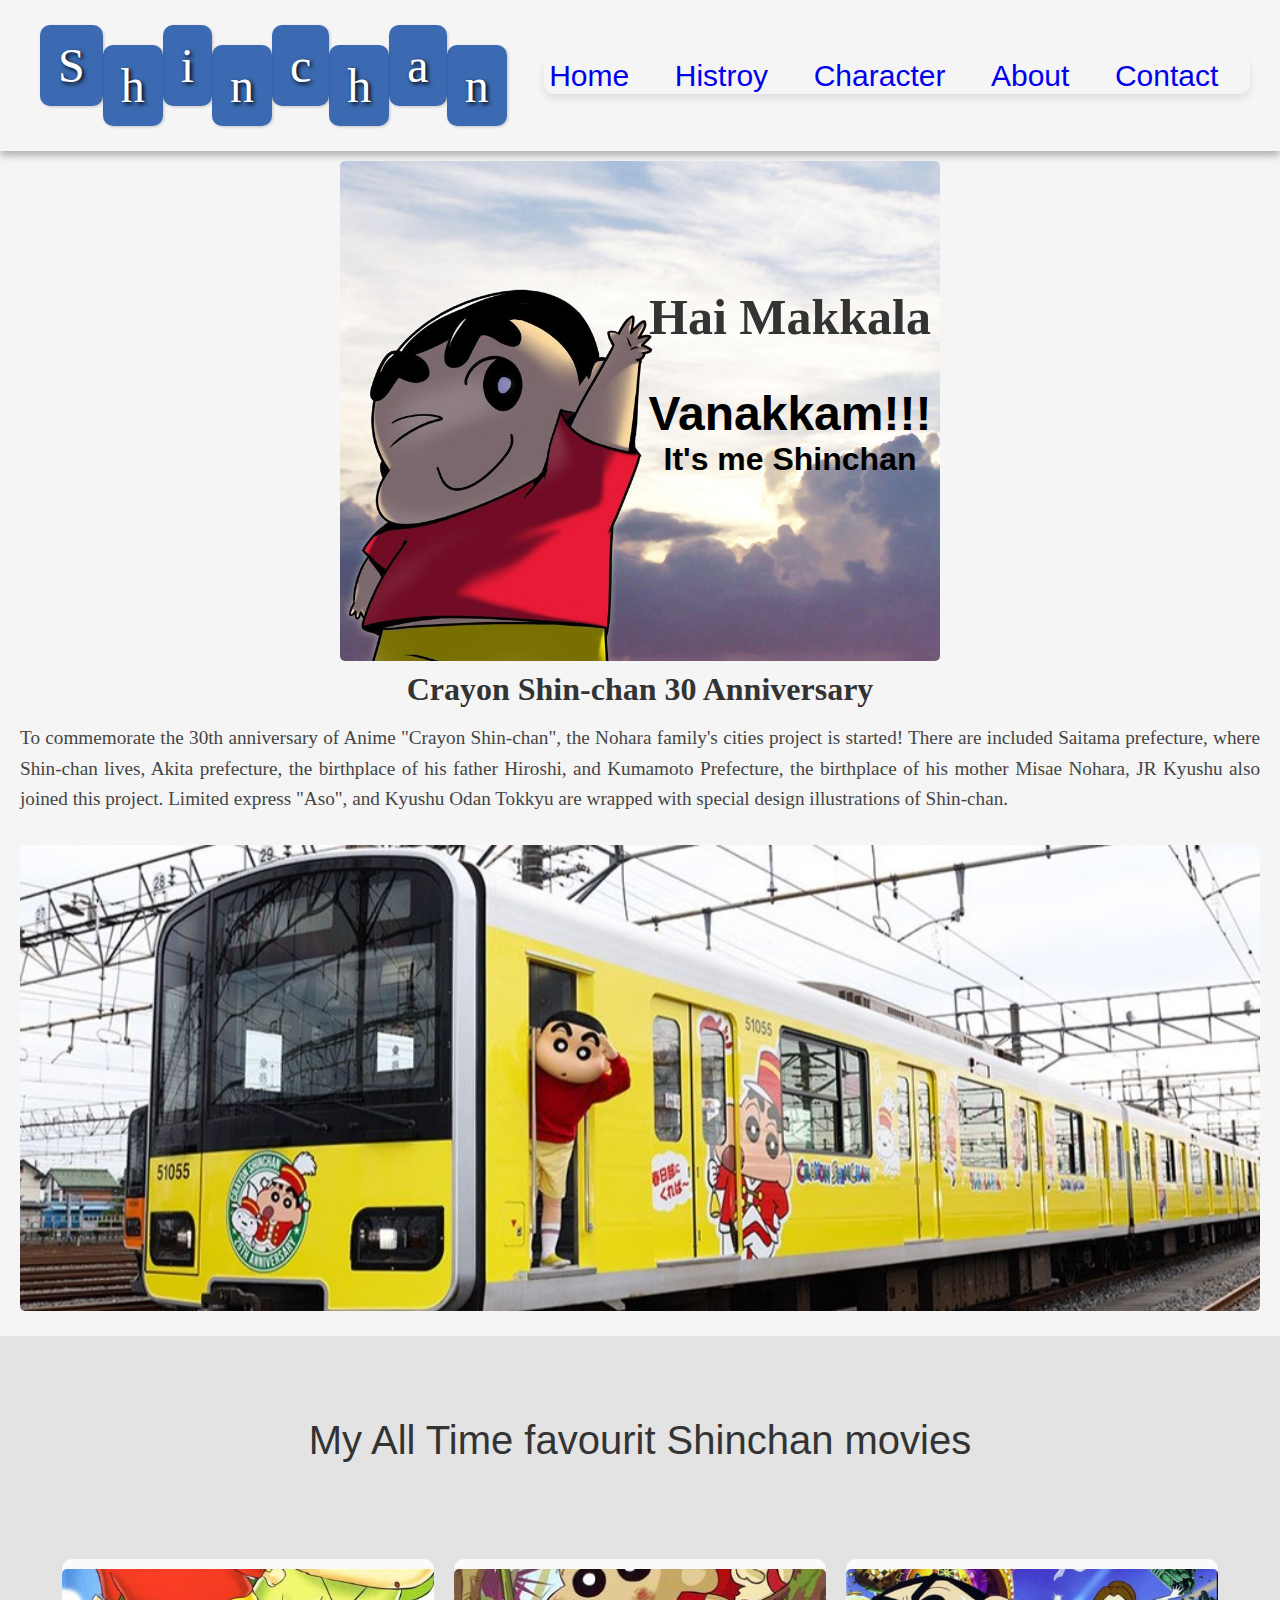
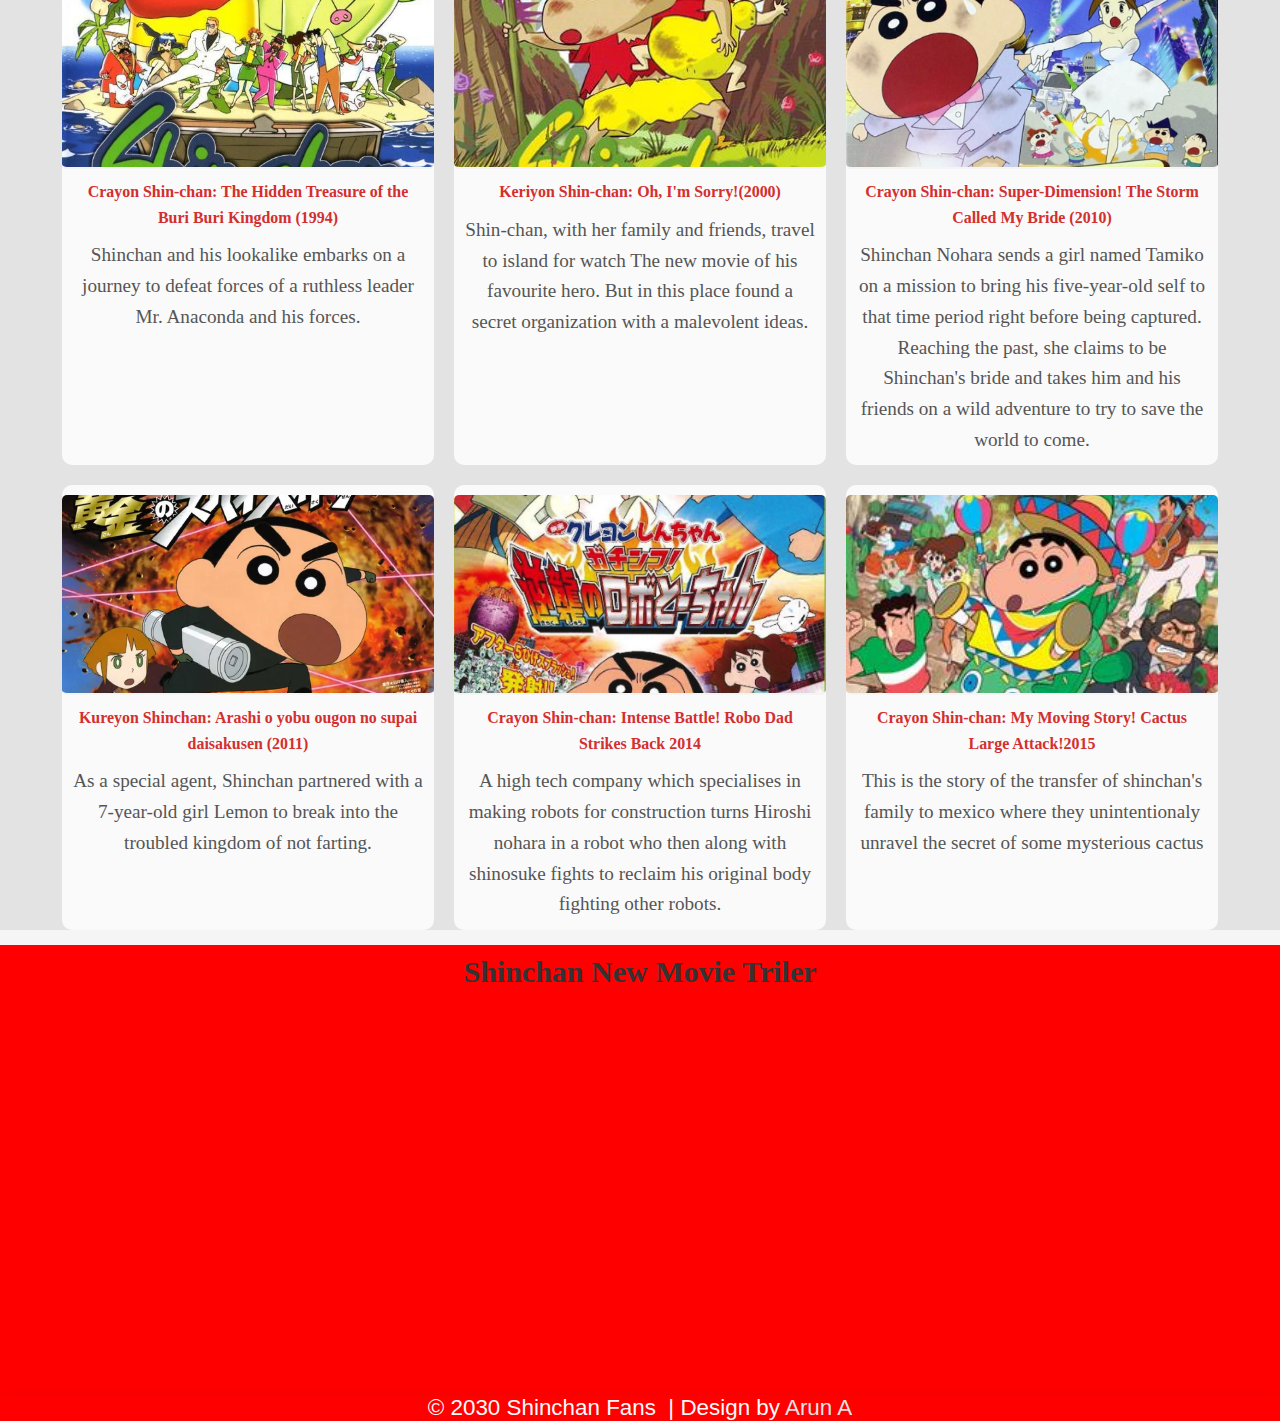
<file: Shinchan/index.html>
<!DOCTYPE html>
<html lang="en">
    <head>
        <meta  charset UTF="8" />
        <Meta name="view port"
        content="width=device-width, initial -scale=1.0">
        <title>Home</title>
        <link rel="stylesheet" href="CSSs/Script.css">

        </head>
        <body class="Shinchan-home">
            <div>
<header id="index-header">
    
 <!--  <h1 class="first-head" ;img src="IMAGES/shinchan-home.jpg" >Shinchan Fans<h1>-->

    <div class="shinchan-logo">
        <span class="letter">S</span>
        <span class="letter">h</span>
        <span class="letter">i</span>
        <span class="letter">n</span>
        <span class="letter">c</span>
        <span class="letter">h</span>
        <span class="letter">a</span>
        <span class="letter">n</span>
    </div> 
    
    <nav class="menu">
    <a href="/" class="nav-link">Home</a>&nbsp;&nbsp;&nbsp;
    <a href="histroy.html" class="nav-link">Histroy</a>&nbsp;&nbsp;&nbsp;	
    <a href="character.html" class="nav-link">Character</a>&nbsp;&nbsp;&nbsp;	
    <a href="about.html" class="nav-link">About</a>&nbsp;&nbsp;&nbsp;	
    <a href="contact.html" class="nav-link">Contact</a>&nbsp;&nbsp;&nbsp;	
  


</nav>

</header>


</div>
<main >
    <section id="Home-image" class="flexible-home-work">
        <div class="home-master-images">
            <img src="IMAGES/shinchan-home.jpg " alt="iimages of shinchan"/>
        <div id="hai-shinchan">
            <h1>Hai Makkala </h1>
            <h2>Vanakkam!!!</h2>
            <h4>It's me Shinchan</h4>
        </div>
    </div>

</section>
<section>
    <h2 class="Shincahn-Anni">Crayon Shin-chan 30 Anniversary</h2>
    <div class="Anni-para">
        <p>To commemorate the 30th anniversary of Anime "Crayon Shin-chan", the Nohara family's cities project is started!
            There are included Saitama prefecture, where Shin-chan lives, Akita prefecture, the birthplace of his father Hiroshi, and Kumamoto Prefecture, 
            the birthplace of his mother Misae Nohara, JR Kyushu also joined this project.
            Limited express "Aso", and Kyushu Odan Tokkyu are wrapped with special design illustrations of Shin-chan.</p>
            <img class="train1" src="IMAGES/Shinchan-train1.JPG" alt="Shinch-trian"/>
    </div>
</section>
<section  id="varieties" class="sec-padding">
     <h2 class="section-heading">My All Time favourit Shinchan movies </h2>
     <div class="Anni-para">
        <div class="title">
    <img src="IMAGES/buriburi1994.jpg" alt="buriburi"/>
    <h5>Crayon Shin-chan: The Hidden Treasure of the Buri Buri Kingdom
        (1994)
        </h5>
        <p>Shinchan and his lookalike embarks on a journey to defeat forces of a ruthless leader Mr. Anaconda and his forces.</p>
    </div>
    <div class="title">
        <img src="IMAGES/jungle2000.jpg" alt="jungle"/>
        <h5>Keriyon Shin-chan: Oh, I'm Sorry!(2000)</h5>
        <p>Shin-chan, with her family and friends, travel to island for watch The new movie of his favourite hero. 
            But in this place found a secret organization with a malevolent ideas.
        </p>
</div>
<div class="title">
<img src="IMAGES/Dimesnins2010.jpg" alt="Dimesion">
<h5>Crayon Shin-chan: Super-Dimension! The Storm Called My Bride
    (2010)
    </h5>
<p>Shinchan Nohara sends a girl named Tamiko on a mission to bring his five-year-old self to that time period right before being captured. 
    Reaching the past, she claims to be Shinchan's bride and takes him and his friends on a wild adventure to try to save the world to come.                        
    </p>
</div>

<div class="title">
    <img src="IMAGES/Arashi2011.webp" alt="Arashi2011"/>
    <h5>Kureyon Shinchan: Arashi o yobu ougon no supai daisakusen
        (2011)
        </h5>
        <p>As a special agent, Shinchan partnered with a 7-year-old girl Lemon to break into the troubled kingdom of not farting.</p>
</div>
<div class="title">
<img src="IMAGES/Daddy2014.jpg" alt="Daddy"/>
<h5>Crayon Shin-chan: Intense Battle! Robo Dad Strikes Back 2014</h5>
<p>A high tech company which specialises in making robots for construction turns 
    Hiroshi nohara in a robot who then along with shinosuke fights to reclaim his original 
    body fighting other robots.</p>
</div>
<div class="title">
    <img src="IMAGES/cactus2015.jpg" alt="cactus"/>
    <h5>Crayon Shin-chan: My Moving Story! Cactus Large Attack!2015</h5>
    <p>This is the story of the transfer of shinchan's family to mexico where they unintentionaly unravel 
        the secret of some mysterious cactus</p>
</div>
    </div>
</section>
<section>
    <div class="videos">
<h5 class="Triler-india">Shinchan New Movie Triler</h5>
<div class="Anni-para">
    <div class="vide-contain">
    <iframe src="https://www.youtube.com/embed/bPuvqQR-a_0" 
  
  allowfullscreen frameborder="0"></iframe>

</div>
</div>
</div>
</section>
<footer>
    
    <div class="footer">
    &copy; 2030 Shinchan Fans &nbsp;<span class="separator">|</span> Design by <a href="#">Arun A</a>
</div>

</footer>


</main>

        </body>




</html>
</file>
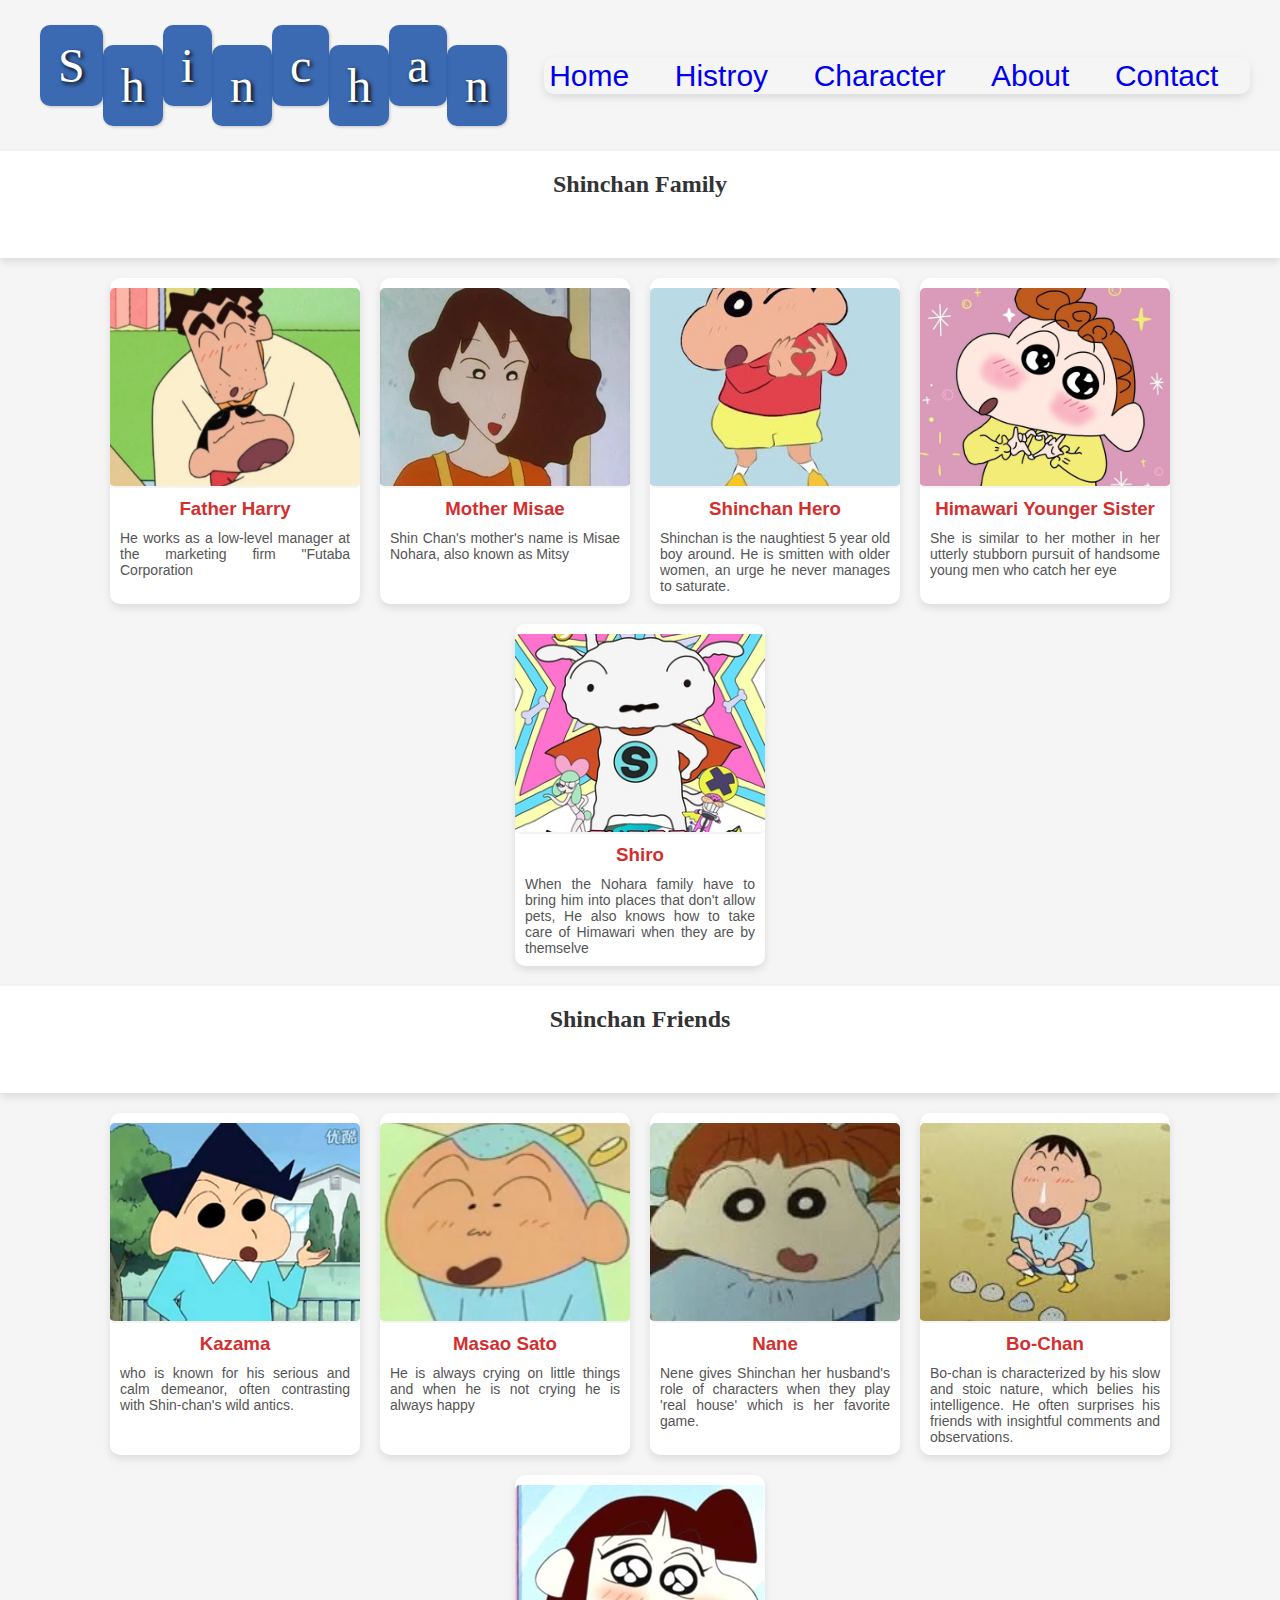
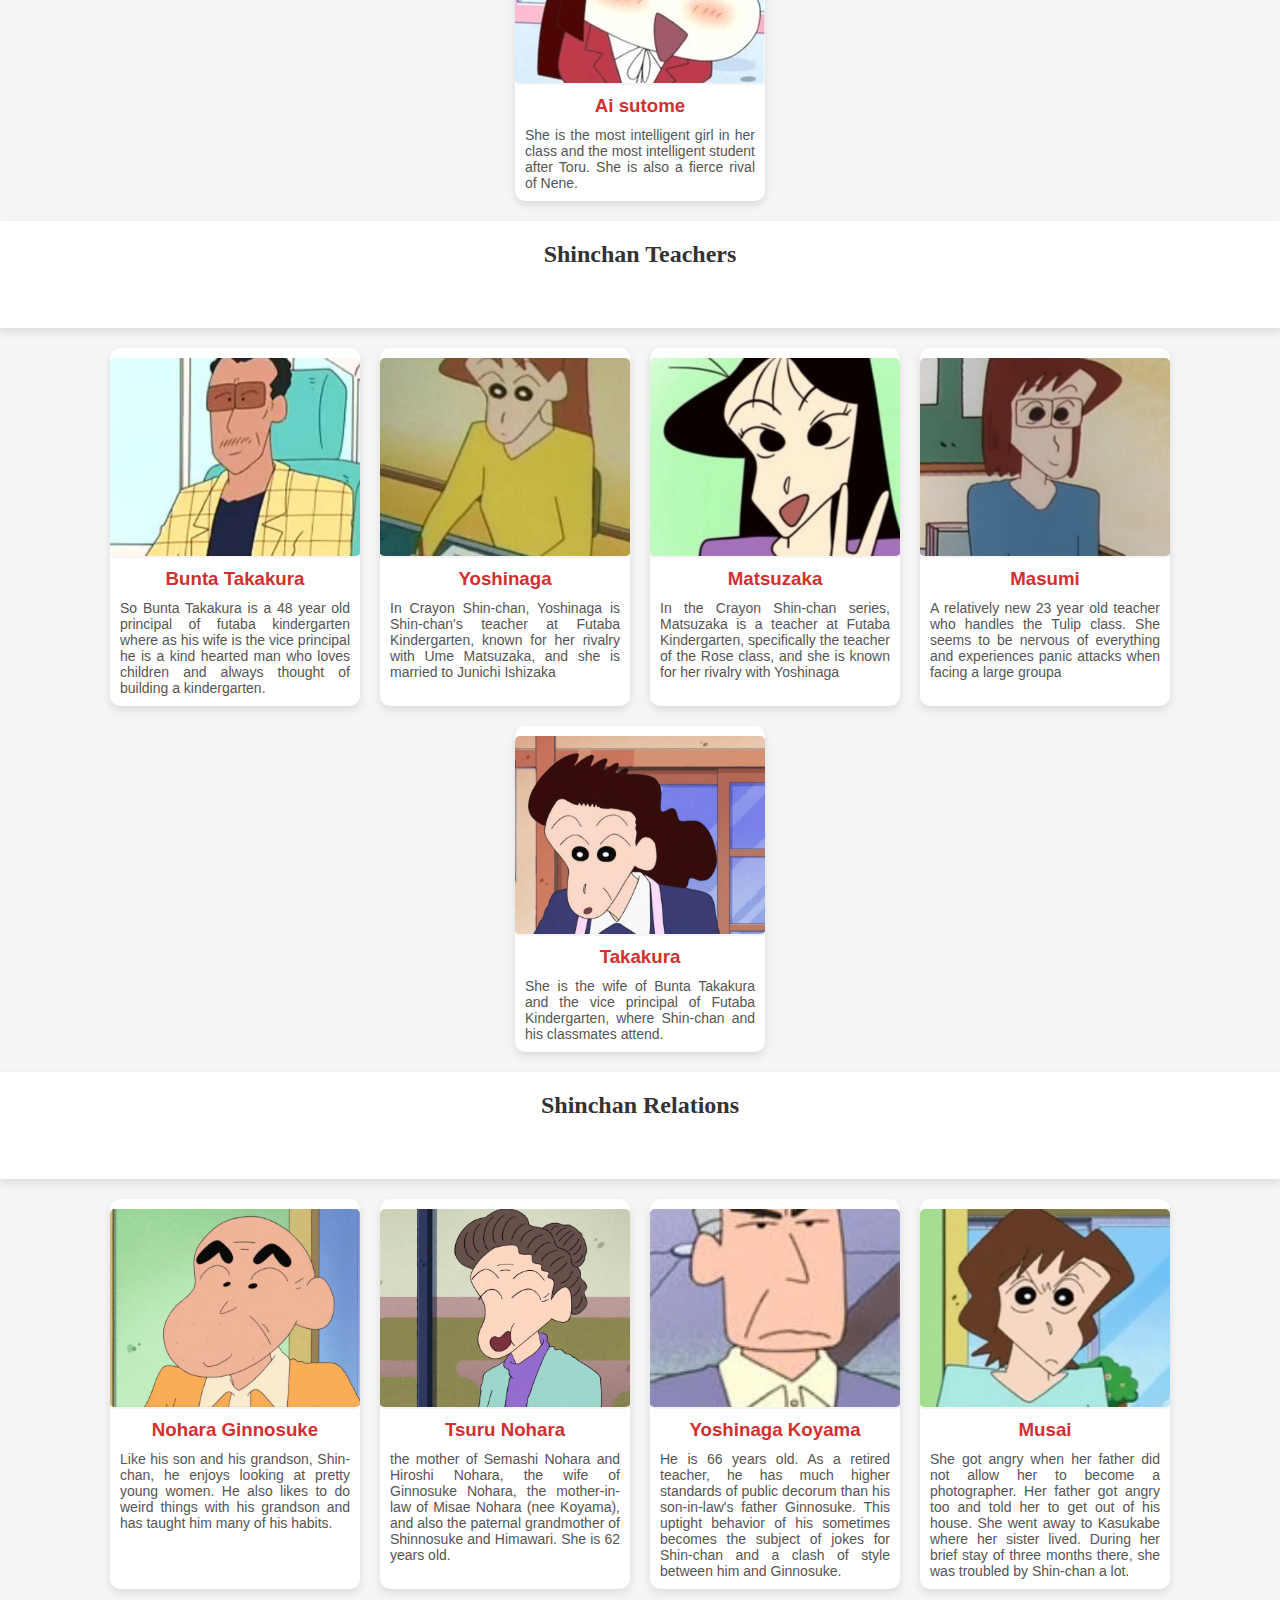
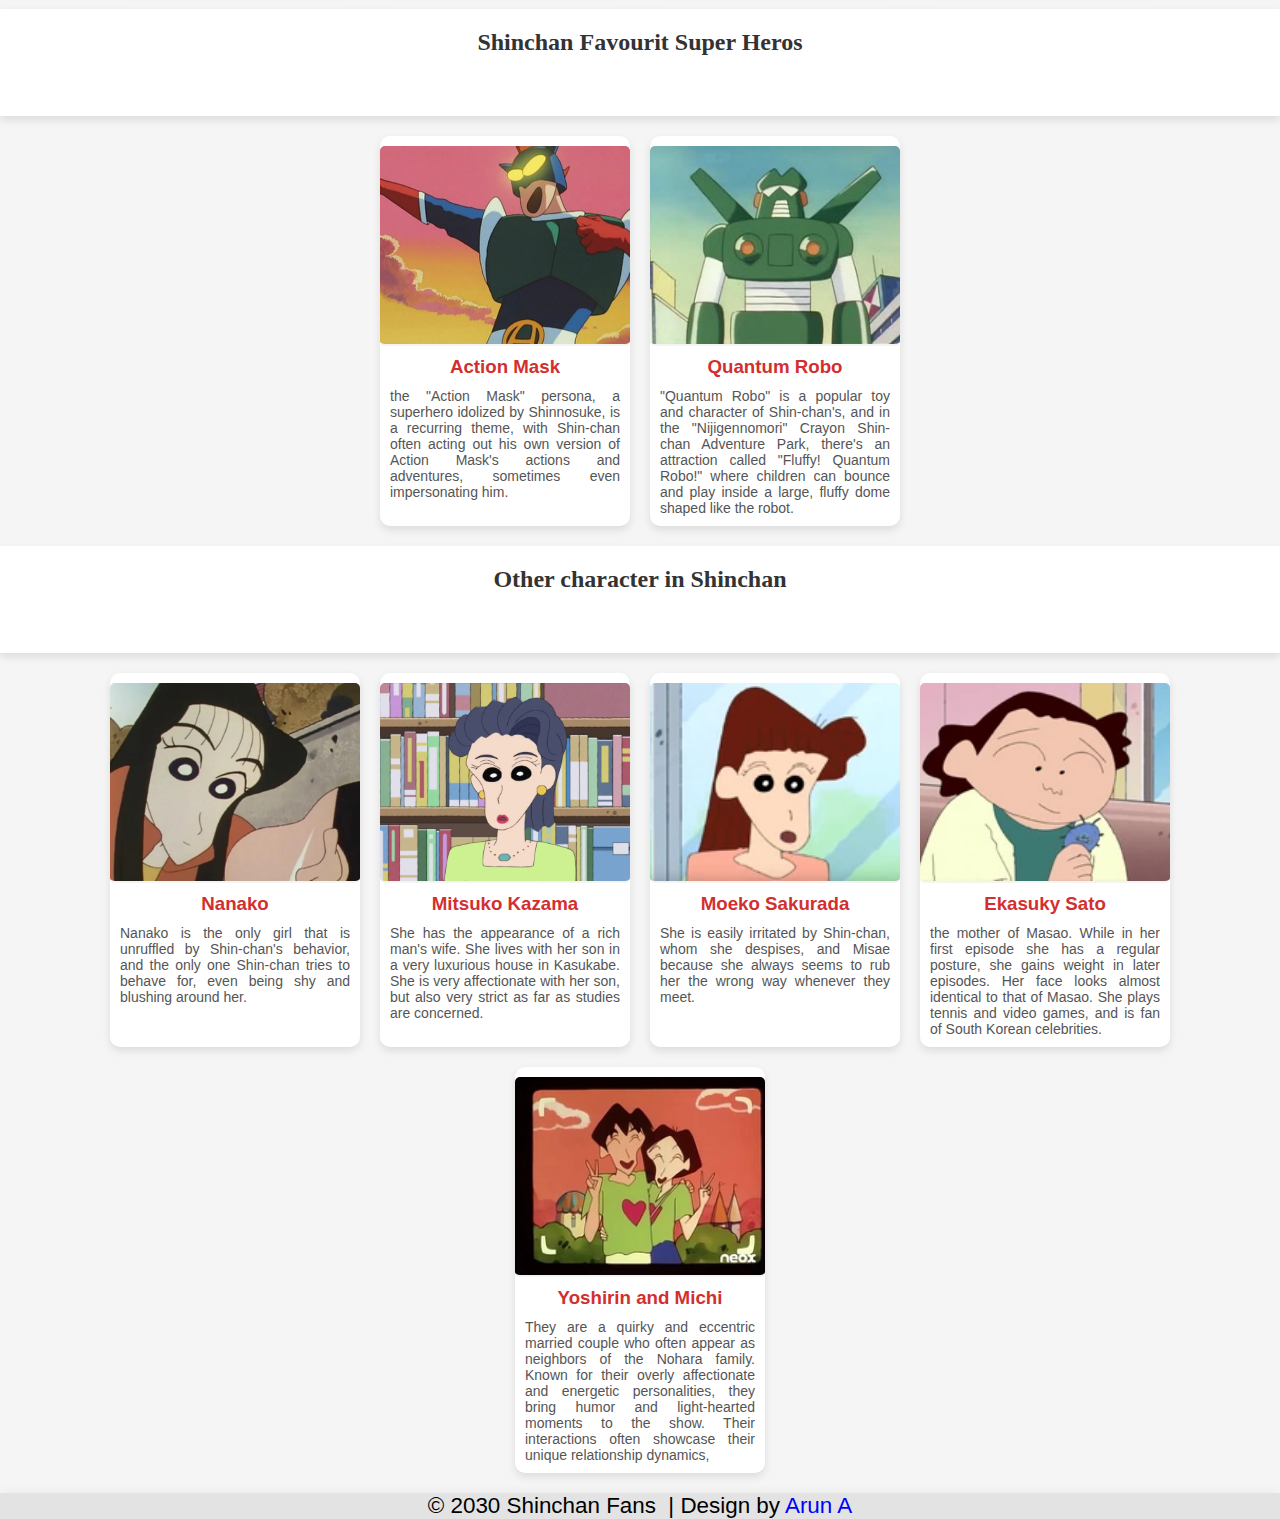
<file: Shinchan/character.html>
<!DOCTYPE html>
<html lang="en">
    <head>
        <meta  charset UTF="8" />
        <Meta name="view port"
        content="width=device-width, initial -scale=1.0">
        <title>Character</title>
        <link rel="stylesheet" href="CSSs/Script.css">
        </head>
        <body>
            <div class="direction-flex">
                <header id="index-header">
                    
                
                    <div class="shinchan-logo">
                        <span class="letter">S</span>
                        <span class="letter">h</span>
                        <span class="letter">i</span>
                        <span class="letter">n</span>
                        <span class="letter">c</span>
                        <span class="letter">h</span>
                        <span class="letter">a</span>
                        <span class="letter">n</span>
                    </div> 
                    
                    <nav class="menu">
                    <a href="/" class="nav-link">Home</a>&nbsp;&nbsp;&nbsp;
                    <a href="histroy.html" class="nav-link">Histroy</a>&nbsp;&nbsp;&nbsp;	
                    <a href="character.html" class="nav-link">Character</a>&nbsp;&nbsp;&nbsp;	
                    <a href="about.html" class="nav-link">About</a>&nbsp;&nbsp;&nbsp;	
                    <a href="contact.html" class="nav-link">Contact</a>&nbsp;&nbsp;&nbsp;	
                  </nav>
                
                </header>
                </div>
               <div class="character-header">
                <h1>Shinchan Family</h1>
               </div>



         <div class="Char-container">

         <div class="char-cards">
     <img src="IMAGES/Character/Father-Shinchan.webp" alt="Father"/>
     <h3>Father Harry</h3>
     <p>He works as a low-level manager at 
        the marketing firm "Futaba Corporation</p>
        </div>
<div class="char-cards">
    <img src="IMAGES/Character/Misae Nohara-family.webp" alt="mother">
    <h3>Mother Misae</h3>
    <p>Shin Chan's mother's name is Misae Nohara, also known as Mitsy</p>
</div>
<div class="char-cards">
    <img src="IMAGES/Character/Shinchan-family.jpg" alt="Hero">
    <h3>Shinchan Hero</h3>
    <p>Shinchan is the naughtiest 5 year old boy around. 
        He is smitten with older women, 
        an urge he never manages to saturate. </p>
</div>
<div class="char-cards">
    <img src="IMAGES/Character/himawari nohara-family.jpg" alt="sister">
    <h3>Himawari Younger Sister</h3>
    <P>She is similar to her mother in her utterly 
        stubborn pursuit of handsome young men who catch her eye</P>
</div>
<div class="char-cards">
    <img src="IMAGES/Character/Shiro-family.jpg" alt="Family dog">
    <h3>Shiro</h3>
    <p>When the Nohara family have to 
        bring him into places that don't allow pets, 
        He also knows how to take care of Himawari 
        when they are by themselve</p>
</div>
</div>


<div class="character-header">
 <h1>Shinchan Friends</h1>
</div>
<div class="Char-container">
    <div class="char-cards">
<img class="character-image" src="IMAGES/Character/kazama-friends.webp" alt="kazama">
<h3>Kazama</h3>
<p>who is known for his serious and calm demeanor, 
    often contrasting with Shin-chan's wild antics. 
</p>
 </div>
    <div class="char-cards">
<img src="IMAGES/Character/msa sato -friends.webp" alt="Msa">
<h3>Masao Sato</h3>
<p>He is always crying on 
    little things and when he is not
     crying he is always happy 
</p>
 </div>
 <div class="char-cards">
    <img src="IMAGES/Character/nani-friends.webp" alt="nane">
    <h3>Nane</h3>
    <p>Nene gives Shinchan her husband's role of characters when 
        they play 'real house' which is her favorite game.
    </p>
     </div>
     <div class="char-cards">
        <img src="IMAGES/Character/bochan-friends.jpg" alt="bochan">
        <h3>Bo-Chan</h3>
        <p>Bo-chan is characterized by his slow and stoic nature, 
            which belies his intelligence. He often 
            surprises his friends with insightful comments and observations.
        </p>
         </div>
 <div class="char-cards">
<img src="IMAGES/Character/Friends-Ai sutome.webp" alt="sutome">
    <h3>Ai sutome</h3>
     <p>She is the most intelligent girl in her
         class and the most intelligent student after Toru.
         She is also a fierce rival of Nene.
          </p>
      </div>
    </div>
    <div class="character-header">
        <h1>Shinchan Teachers</h1>
    </div>
    <div class="Char-container">
    <div class="char-cards">
       <img src="IMAGES/Character/bunta takakura -teacher.webp" alt="Principal">
       <h3>Bunta Takakura</h3>
    <p>So Bunta Takakura is a 48 year old principal of futaba kindergarten 
        where as his wife is the vice principal he is a kind hearted man 
        who loves children and always thought of building a kindergarten.</p>
        </div>

 <div class="char-cards">
            <img src="IMAGES/Character/Teacher-yoshinaga.webp" alt="Yoshinaga">
            <h3>Yoshinaga</h3>
         <p>In Crayon Shin-chan, Yoshinaga is Shin-chan's teacher 
            at Futaba Kindergarten, known for her rivalry with Ume Matsuzaka, 
            and she is married to Junichi Ishizaka</p>
             </div>

<div class="char-cards">
<img src="IMAGES/Character/Teacher-ume matsuzaka.jpg" alt="matsuzaka">
                <h3>Matsuzaka</h3>
             <p>In the Crayon Shin-chan series, Matsuzaka is a teacher 
                at Futaba Kindergarten, specifically the teacher of the Rose 
                class, and 
                she is known for her rivalry with Yoshinaga</p>
                 </div>
<div class="char-cards">
 <img src="IMAGES/Character/Teacher-Masumi Ageo.png" alt="Masumi">
         <h3>Masumi</h3>
 <p>A relatively new 23 year old teacher who handles the 
    Tulip class. She seems to be nervous of everything and
     experiences panic attacks when facing a large groupa</p>
     </div>
<div class="char-cards">
        <img src="IMAGES/Character/Teacher-Takakura.webp" alt="takakura">
                <h3>Takakura</h3>
        <p>She is the wife of Bunta Takakura and the vice principal 
            of Futaba Kindergarten, 
            where Shin-chan and his classmates attend.</p>
            </div>
             </div>
    
             
    <div class="character-header">
 <h1>Shinchan Relations</h1>
   </div> 
   <div class="Char-container">
    <div class="char-cards">
<img src="IMAGES/Character/relation-nohara ginnosuke-dad father.webp" alt="Dad father">
<h3>Nohara Ginnosuke</h3>
<p>Like his son and his grandson, Shin-chan, 
    he enjoys looking at pretty young women. He also likes to
     do weird things 
    with his grandson and has taught him many of his habits.</p>   
</div>

<div class="char-cards">
    <img src="IMAGES/Character/relation-tsuru nohara -dad mother.webp" alt="dad mother">
    <h3>Tsuru Nohara</h3>
    <p>the mother of Semashi Nohara and Hiroshi Nohara, 
        the wife of Ginnosuke Nohara, the mother-in-law of
         Misae Nohara (nee Koyama), and also the paternal grandmother 
        of Shinnosuke and Himawari. She is 62 years old.</p>   
    </div>

    <div class="char-cards">
        <img src="IMAGES/Character/relation-yoshiji koyama-mother dad.webp" alt="dad koyama">
        <h3>Yoshinaga Koyama</h3>
        <p>He is 66 years old. As a retired teacher, 
            he has much higher standards of public decorum
             than his son-in-law's father Ginnosuke.
              This uptight behavior of his sometimes becomes
               the subject of jokes for 
            Shin-chan and a clash of style between him and Ginnosuke.</p>   
        </div>

 <div class="char-cards">
 <img src="IMAGES/Character/relation-musai.webp" alt="sleeping musai">
    <h3>Musai</h3>
<p>She got angry when her father did not allow her to 
    become a photographer. Her father got angry too and told
     her to get out of his house. She went away to Kasukabe where 
     her sister lived. During her brief stay of three 
    months there, she was troubled by Shin-chan a lot.</p>   
            </div>
</div>       

<div class="character-header">
    <h1>Shinchan Favourit Super Heros</h1>
</div>
<div class="Char-container">
<div class="char-cards">
    <img src="IMAGES/Character/Super hero -action comin.webp" alt="Action comin">
    <h3>Action Mask</h3>
    <p>the "Action Mask" persona, a superhero idolized by Shinnosuke, 
        is a recurring theme, with Shin-chan often acting out 
        his own version of Action Mask's actions and adventures, 
        sometimes even impersonating him. </p>
</div>
<div class="char-cards">
    <img src="IMAGES/Character/Super hero-Quantum robot.jpg" alt="Quantum robot">
    <h3>Quantum Robo</h3>
    <p>"Quantum Robo" is a popular toy and character
         of Shin-chan's, and in the "Nijigennomori" 
         Crayon Shin-chan Adventure Park, there's an attraction
          called "Fluffy! Quantum Robo!" where children can bounce 
          and play
         inside a large, fluffy dome shaped like the robot. </p>
</div>
</div>
<div class="character-header">
    <h1>Other character in Shinchan</h1>
</div>
<div class="Char-container">
    <div class="char-cards">
<img src="IMAGES/Character/Other-ohara nanako.webp" alt="Shinchan-akka">
<h3>Nanako</h3>
<p>Nanako is the only girl that is unruffled by Shin-chan's
     behavior, and the only one Shin-chan tries to behave for,
      even being shy and blushing around her.
</p>
</div>
    <div class="char-cards">
        <img src="IMAGES/Character/Other-kazama mom.webp" alt="kazama mom">
        <h3>Mitsuko Kazama</h3>
        <p>She has the appearance of a rich man's wife. 
            She lives with her son in a very luxurious house in Kasukabe. 
            She is very affectionate with her son,
             but also very strict as far as studies are concerned.
        </p>
        </div>

        <div class="char-cards">
            <img src="IMAGES/Character/Other-nane mom.webp" alt="nane mon">
            <h3>Moeko Sakurada</h3>
            <p>She is easily irritated by Shin-chan,
                 whom she despises, and Misae because she always seems
                 to rub her the wrong way whenever they meet.
            </p>
            </div>

            <div class="char-cards">
                <img src="IMAGES/Character/Other-Ekasuky sato.webp" alt="Masa mom">
                <h3>Ekasuky Sato</h3>
                <p> the mother of Masao. While in her first episode
                     she has a regular posture, she gains weight in
                      later episodes. Her face looks almost identical to
                       that of Masao. She plays tennis and video
                     games, and is fan of South Korean celebrities.
                </p>
                </div>

                <div class="char-cards">
                    <img src="IMAGES/Character/Other-couples.webp" alt="Coples">
                    <h3>Yoshirin and Michi</h3>
                    <p> They are a quirky and eccentric married couple who often
                         appear as neighbors of the Nohara family.
                          Known for their overly affectionate and energetic 
                          personalities, they bring humor and light-hearted 
                          moments to the show. Their interactions
                         often showcase their unique relationship dynamics,
                    </p>
                    </div>
</div>
</body>
<footer  id="History">  &copy; 2030 Shinchan Fans &nbsp;<span class="separator">|</span> Design by <a href="#" >Arun A</a>
</footer>
</html>
</file>
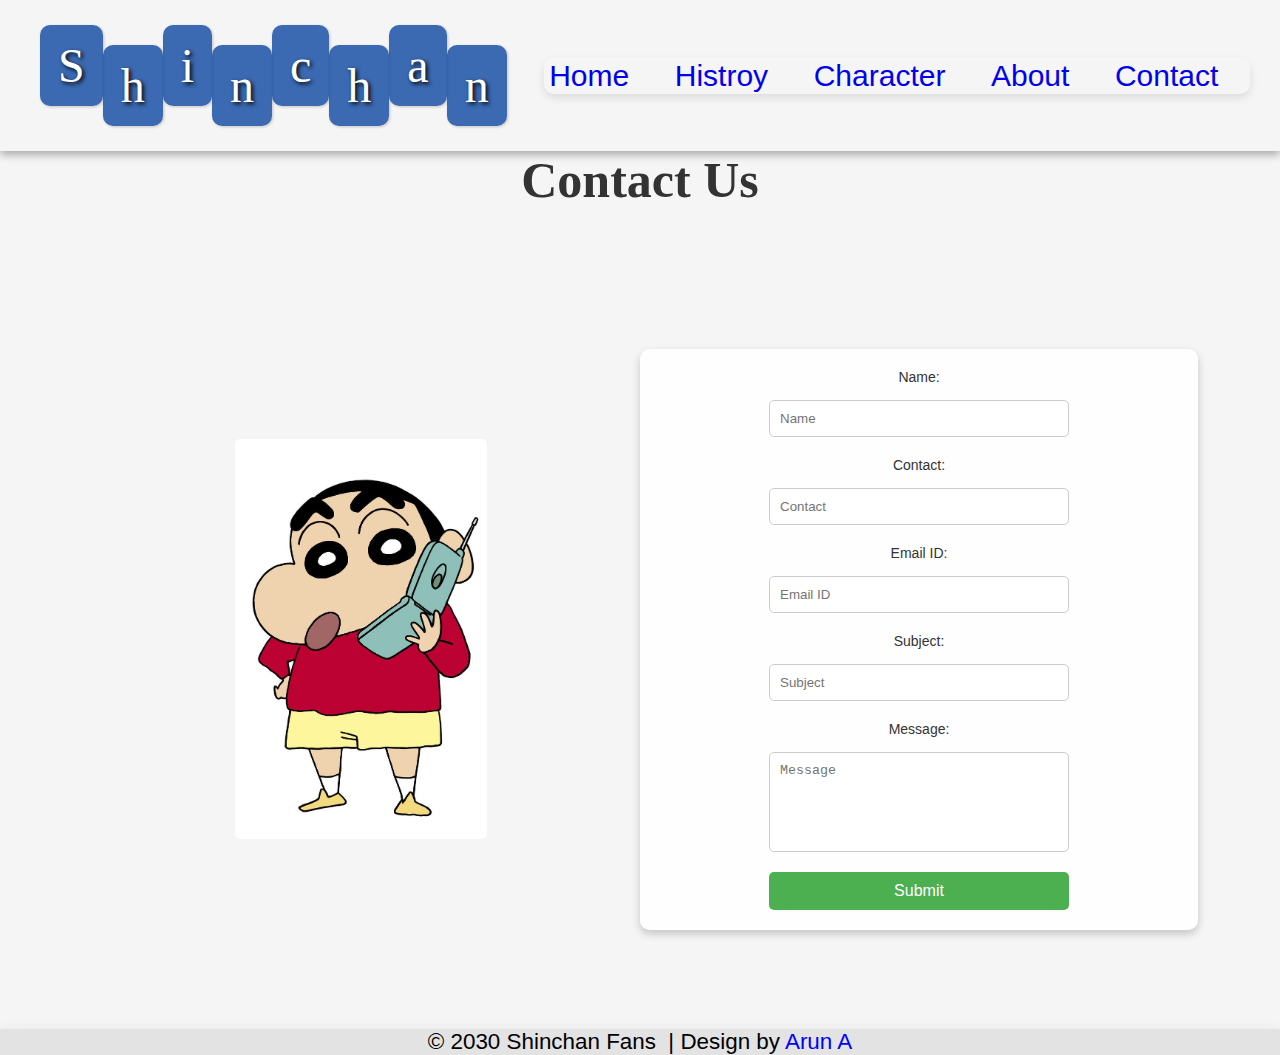
<file: Shinchan/contact.html>
<!DOCTYPE html>
<html lang="en">
    <head>
        <meta  charset UTF="8" />
        <Meta name="view port"
        content="width=device-width, initial -scale=1.0">
        <title>Contact</title>
        <link rel="stylesheet" href="CSSs/Script.css">
       


        </head>
        <body>
            <div>
                <header id="index-header">
                    
                
                    <div class="shinchan-logo">
                        <span class="letter">S</span>
                        <span class="letter">h</span>
                        <span class="letter">i</span>
                        <span class="letter">n</span>
                        <span class="letter">c</span>
                        <span class="letter">h</span>
                        <span class="letter">a</span>
                        <span class="letter">n</span>
                    </div> 
                    
                    <nav class="menu">
                    <a href="/" class="nav-link">Home</a>&nbsp;&nbsp;&nbsp;
                    <a href="histroy.html" class="nav-link">Histroy</a>&nbsp;&nbsp;&nbsp;	
                    <a href="character.html" class="nav-link">Character</a>&nbsp;&nbsp;&nbsp;	
                    <a href="about.html" class="nav-link">About</a>&nbsp;&nbsp;&nbsp;	
                    <a href="contact.html" class="nav-link">Contact</a>&nbsp;&nbsp;&nbsp;	
                   </nav>

               </header>
            </div>

            <!--contact container-->
            <h1>Contact Us</h1>

            <div class="contact-container">
                <div class="image-section">
                    <img src="IMAGES/About/Shinchancontact.jpg" alt="Contact Us" class="contact-image">
                </div>
                <div class="form-section">
                    <form id="contactForm" action="https://formsubmit.co/arunshinchan27@gmail.com" method="post">
                        <label for="name">Name:</label>
                        <input type="text" id="name" name="name" required placeholder="Name">
        
                        <label for="contact">Contact:</label>
                        <input type="text" id="contact" name="contact" required placeholder="Contact">
        
                        <label for="email">Email ID:</label>
                        <input type="email" id="email" name="email" required placeholder="Email ID">
                        <label for="subject">Subject:</label>
                         <input type="text" id="subject" name="subject" required placeholder="Subject">

        
                        <label for="message">Message:</label>
                        <textarea id="message" name="message" required placeholder="Message"></textarea>
                        <input type="hidden" name="_captcha" value="false">
                        <button type="submit" name="submitContact">Submit</button>
                    </form>
                </div>
            </div>
           


</script>
  </body>



  <footer  id="History">  &copy; 2030 Shinchan Fans &nbsp;<span class="separator">|</span> Design by <a href="#" >Arun A</a>
  </footer>
</html>
</file>
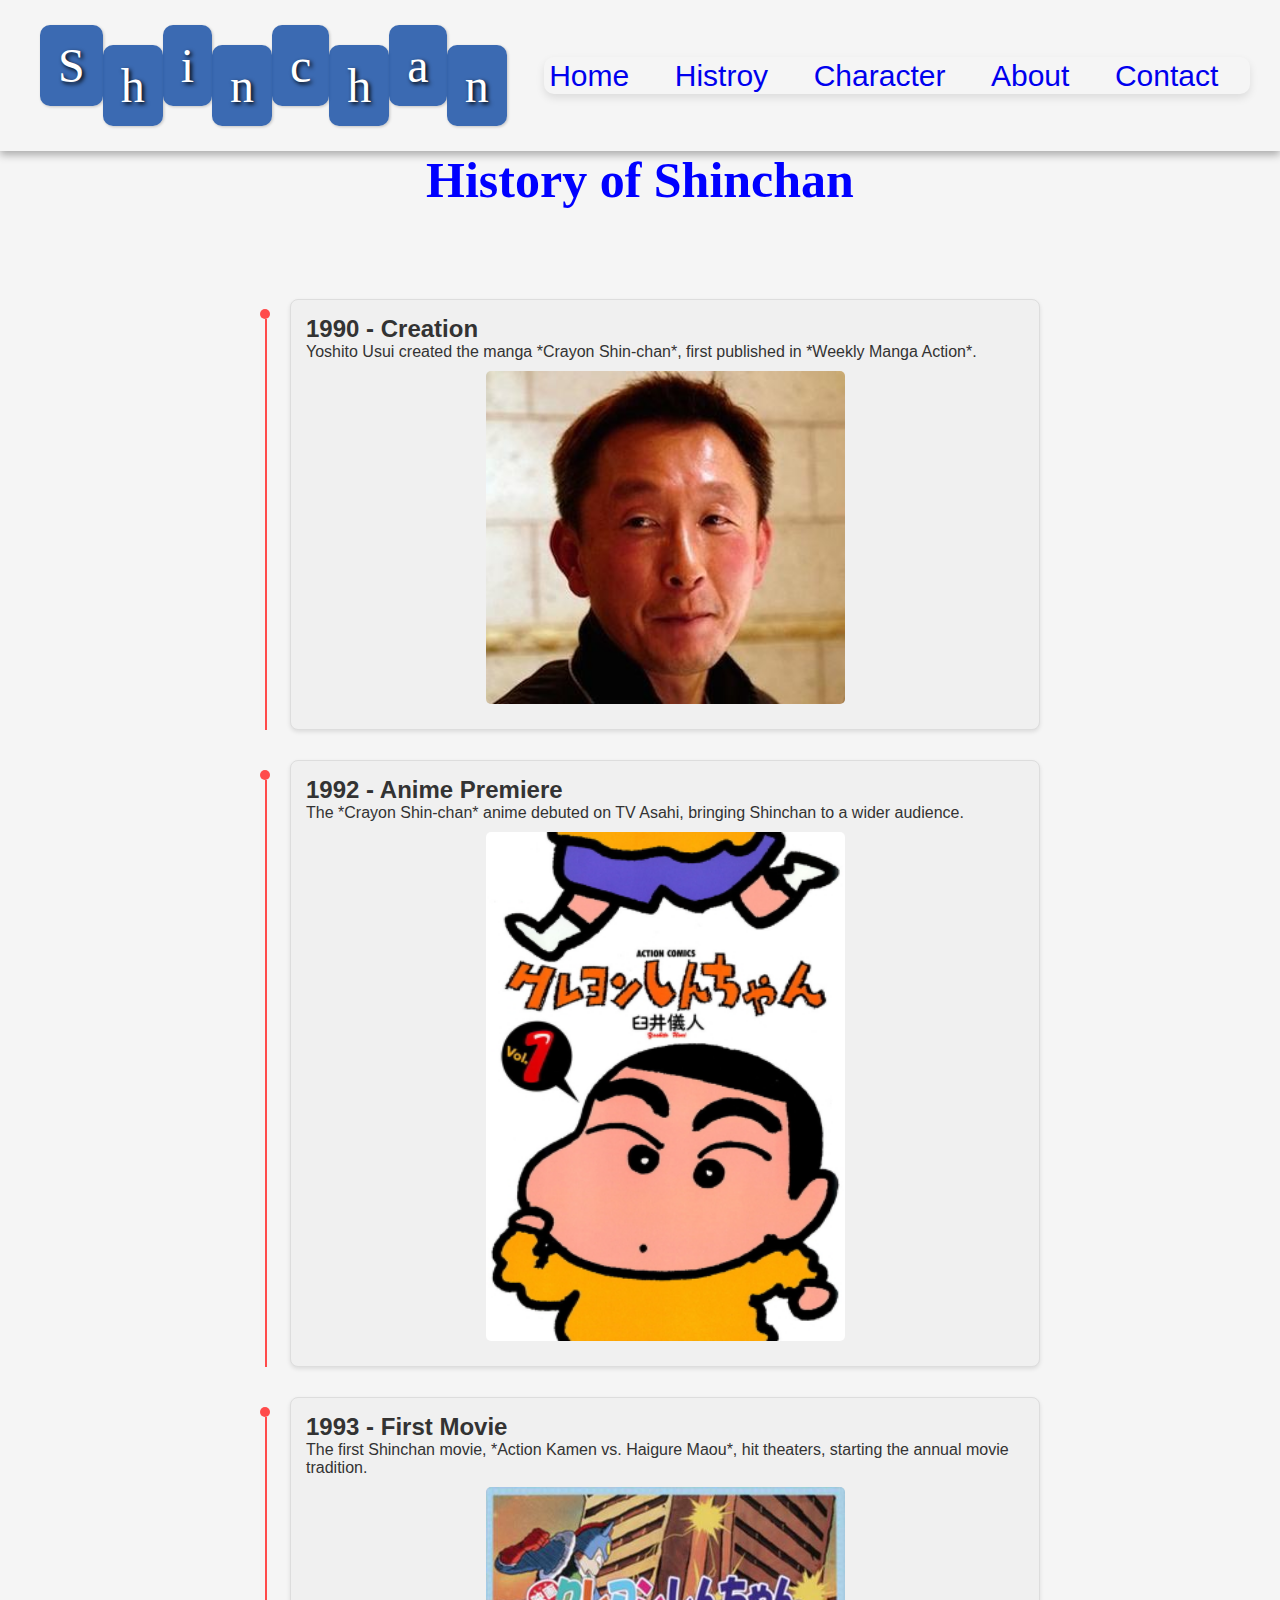
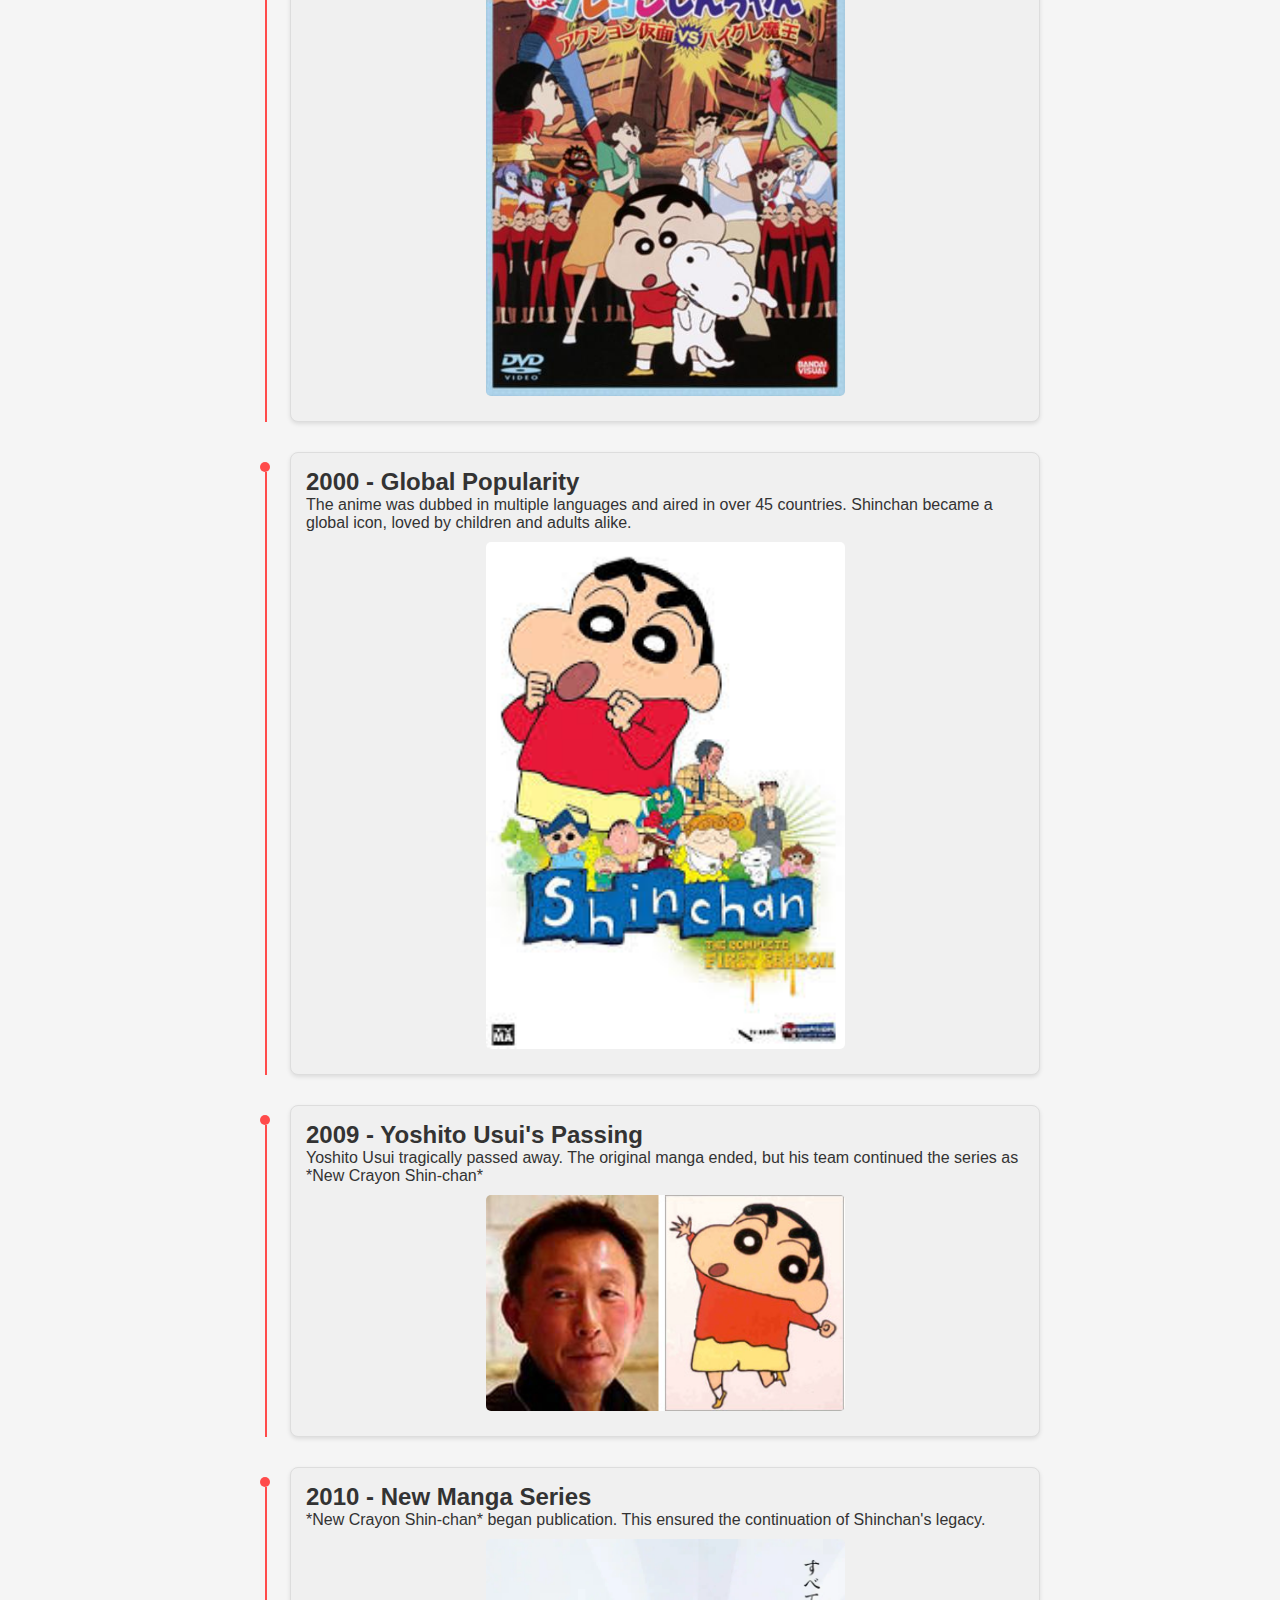
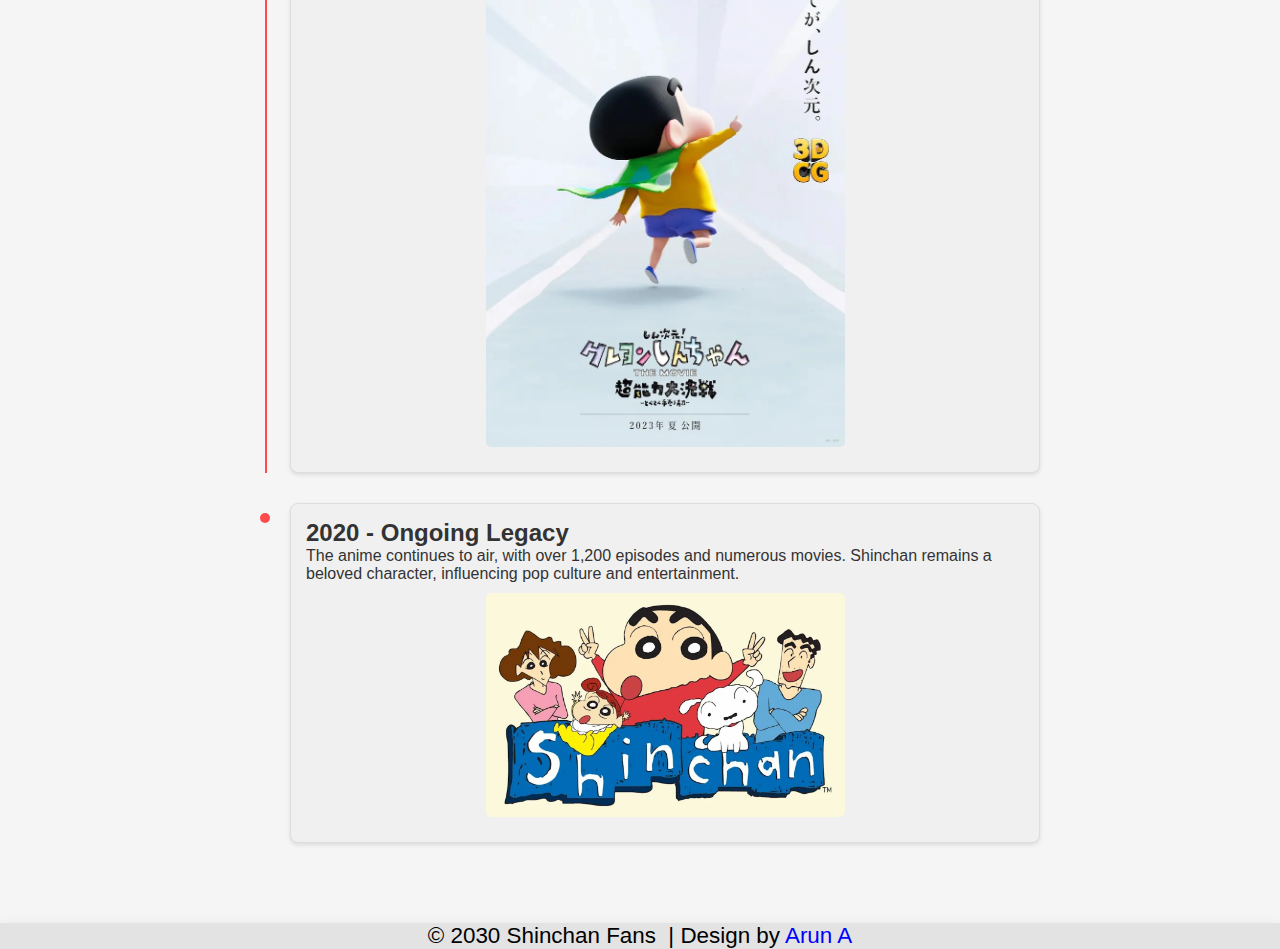
<file: Shinchan/histroy.html>
<!DOCTYPE html>
<html lang="en">
    <head>
        <meta  charset UTF="8" />
        <Meta name="view port"
        content="width=device-width, initial -scale=1.0">
        <title>History</title>
        <link rel="stylesheet" href="CSSs/Script.css">
        </head>
        <body>
            <div>
                <header id="index-header">
                    <div class="shinchan-logo">
                        <span class="letter">S</span>
                        <span class="letter">h</span>
                        <span class="letter">i</span>
                        <span class="letter">n</span>
                        <span class="letter">c</span>
                        <span class="letter">h</span>
                        <span class="letter">a</span>
                        <span class="letter">n</span>
                    </div> 
                    
                    <nav class="menu">
                    <a href="/" class="nav-link">Home</a>&nbsp;&nbsp;&nbsp;
                    <a href="histroy.html" class="nav-link">Histroy</a>&nbsp;&nbsp;&nbsp;	
                    <a href="character.html" class="nav-link">Character</a>&nbsp;&nbsp;&nbsp;	
                    <a href="about.html" class="nav-link">About</a>&nbsp;&nbsp;&nbsp;	
                    <a href="contact.html" class="nav-link">Contact</a>&nbsp;&nbsp;&nbsp;	
                  </nav>
                </header>
               </div>

               <h1 class="History-123" style="color:blue; text-align: center; font-family: cursive;
               font-size: 50px;">History of Shinchan</h1>

                         <div class="timeline">
                           <!-- Timeline Item 1 -->
                           <div class="timeline-item">
                             <div class="content">
                               <h2>1990 - Creation</h2>
                               <p>Yoshito Usui created the manga *Crayon Shin-chan*, first published in *Weekly Manga Action*.</p>
                               <img src="IMAGES/Yoshito_Usui-history.jpg" alt="Shinchan Creation">
                             </div>
                           </div>
                           <!-- Timeline Item 2 -->
                           <div class="timeline-item">
                             <div class="content">
                               <h2>1992 - Anime Premiere</h2>
                               <p>The *Crayon Shin-chan* anime debuted on TV Asahi, bringing Shinchan to a wider audience.</p>
                               <img src="IMAGES/Shinchan 1992.jpg" alt="Shinchan Anime Premiere">
                             </div>
                           </div>
                           <!-- Timeline Item 3 -->
                           <div class="timeline-item">
                             <div class="content">
                               <h2>1993 - First Movie</h2>
                               <p>The first Shinchan movie, *Action Kamen vs. Haigure Maou*, hit theaters, starting the annual movie tradition.</p>
                               <img src="IMAGES/First movie 1993.jpg" alt="First Shinchan Movie">
                             </div>
                           </div>
                          <!--Time line item 4-->
                          <div class="timeline-item">
                            <div class="content">
                              <h2>2000 - Global Popularity</h2>
                              <p>The anime was dubbed in multiple languages and aired in over 45 countries.
                                Shinchan became a global icon, loved by children and adults alike.
                              </p>
                              <img src="IMAGES/Shinchna-2000.jpg" alt="Global famous shinchan">
                            </div>
                          </div>
                         <!--Time line item 5--> 
                         <div class="timeline-item">
                            <div class="content">
                              <h2>2009 - Yoshito Usui's Passing</h2>
                              <p>Yoshito Usui tragically passed away.
                                The original manga ended, but his team continued the series as *New Crayon Shin-chan*
                              </p>
                              <img src="IMAGES/death-2009.jpg" alt="create passed away">
                            </div>  
                            </div>
                       <!--Time line item 6-->    
                       <div class="timeline-item">
                        <div class="content">
                          <h2>2010 - New Manga Series</h2>
                          <p>*New Crayon Shin-chan* began publication.
                            This ensured the continuation of Shinchan's legacy.
                           </p>
                          <img src="IMAGES/new manga 2010.webp" alt="New Manga Series">
                        </div>  
                        </div> 
                        <!--Time line item 6-->
                        <div class="timeline-item">
                            <div class="content">
                              <h2>2020 - Ongoing Legacy</h2>
                              <p>The anime continues to air,
                                 with over 1,200 episodes and numerous movies.
                                 Shinchan remains a beloved character, 
                                 influencing pop culture and entertainment.

                               </p>
                              <img src="IMAGES/2020 shinchan legacy.webp" alt="Ongoing Legacy">
                            </div> 
                        </div>
                        
                </div>   
                <script src="scripts/scripts.js"></script>   
 </body>

        <footer  id="History">  &copy; 2030 Shinchan Fans &nbsp;<span class="separator">|</span> Design by <a href="#" >Arun A</a>
        </footer>


</html>
</file>
<file: Shinchan/CSSs/Script.css>
/****************index start*****************/
* {
    margin: 0;
    padding: 0;
    box-sizing: border-box;
}

body {
    margin: 0;
    padding: 0;
    background-color: #fafafa;
    /* Light blue background */

}



.shinchan-logo {
    display: flex;
    flex-wrap: wrap;
    justify-content: left;
    align-items: center;
    margin: 20px;
}

.shinchan-logo .letter {
    font-family: 'comic sans MS', cursive;
    font-size: 3rem;
    color: white;
    padding: 10px 15px;
    margin: 3px;
    border-radius: 10px;
    position: relative;
    text-shadow: 2px 2px 4px black;
}

.letter:nth-child(odd) {
    transform: translateY(-10px);
}

.letter:nth-child(even) {
    transform: translateY(10px);
}

.letter::before {
    content: '';
    position: absolute;
    top: -3px;
    left: -3px;
    right: -3px;
    bottom: -3px;
    background: rgba(13, 71, 161, 0.8);
    z-index: -1;
    border-radius: 10px;
    box-shadow: 1px 1px 3px rgba(0, 0, 0, 0.2);
}


#index-header {

    display: flex;
    justify-content: space-between;
    align-items: center;
    padding: 15px 20px;
    box-shadow: 0 4px 8px rgba(0, 0, 0, 0.3);

}


#index-header .menu {
    text-align: right;
    border-radius: 10px;
    box-shadow: 0 4px 8px rgba(0, 0, 0, 0.1);
    margin: 10px;
    font-size: 2rem;


}




@media(max-width: 768px) {
    #index-header {

        flex-direction: column;
        padding: 10px;

    }
}


.menu {

    margin-top: 10px;
    text-align: center;
}



.nav-link {
    text-decoration: none;
}



.menu a {

    font-size: 30px;
    padding: 5px;


}






/**********home image*******/
.home-master-images {

    position: relative;
    width: 600%;
    max-width: 600px;
    margin: 0 auto;
    overflow: hidden;
}

.home-master-images img {

    width: 100%;
    height: 500px;
    object-fit: cover;
}

#hai-shinchan {
    position: absolute;

    top: 45%;
    left: 75%;
    transform: translate(-50%, -50%);
    color: black;
    font-size: 32px;

    padding: 10px 15px 15px;
    border-radius: 5px;
    white-space: nowrap;
    overflow: hidden;
    text-overflow: ellipsis;
}


@media(max-width:600px) {
    #hai-shinchan {
        font-size: 20px;
        padding: 4px 8px 10px 8px;
    }
}

/********ANNIVERSARY**********/

.Shincahn-Anni {
    text-align: center;

    font-family: 'comic sans MS', cursive;
    font-size: 2rem;
}

.Anni-para {

    font-family: Georgia, 'Times New Roman', Times, serif;
    font-size: 1.2rem;
    line-height: 1.6;
    margin: 15px 20px;
    text-align: justify;
    color: #444;

}

.train1 {

    width: 100%;
    height: auto;
}




/*************movies list*****************/

.section-heading {
    font-size: 2.5rem;
    font-family: "montserrat", sans-serif;
    font-weight: 500;
    line-height: 1.2;
    margin: 0;
    padding: 5rem;
    text-align: center;
}

.Anni-para {
    display: flex;
    flex-wrap: wrap;
    gap: 20px;
    justify-content: center;
}


.title {
    background-color: #fafafa;
    border-radius: 10px;
    box-shadow: 1 4px 8px rgba(0, 0, 0, 0.1);
    width: 30%;
    overflow: hidden;
}



.title img {

    width: 100%;
    height: 200px;
    object-fit: cover;
    border-bottom: 2px solid #f4f4f4;
}

.title h5 {

    text-align: center;
    color: #d32f2f;
    margin: 10px;
}

.title p {

    text-align: center;
    color: #555;
    margin: 10px;


}

.title:hover {
    transform: scale(1.05);
    box-shadow: 0 20px 40px rgba(0, 0, 0, 0.19), 0 16px 16px rgba(0, 0, 0, 0.23);
}

#varieties {
    background-color: #e3e3e3;
}


/************new videos*************/

.Triler-india {
    text-align: center;
    font-family: Georgia, 'Times New Roman', Times, serif;
    font-size: 30px;

}

.videos {
    background-color: red;
    border: 10px solid red;

}

.vide-contain {

    position: relative;
    width: 80%;
    max-width: 800px;
    padding-bottom: 30%;
    height: 0;
    margin: 0;
}

.vide-contain iframe {
    position: absolute;
    top: 0;
    left: 0;
    width: 100%;
    height: 100%;
    border: none;
    display: block;
}




/***********footer****************/

footer {
    font-size: 1.4rem;
    background-color: red;
    text-align: center;
    padding: 0;
    box-shadow: 0 10px 20px rgba(0, 0, 0, 0.19), 0 6px 6px rgba(0, 0, 0, 0.23);
    color: #fafafa;
}

footer a {
    color: #e3e3e3;
    text-decoration: none;
}






/****************index over*******************/







/*******************************History start*********************/




body {
    font-family: Arial, sans-serif;
    background-color: #e3e3e3;
    margin: 0;
    padding: 0;
    color: #333;
    text-align: center;
}

.timeline {
    position: relative;
    margin: 50px auto;
    width: 90%;
    max-width: 800px;
}

.timeline-item {
    position: relative;
    margin-bottom: 30px;
    padding-left: 50px;
    text-align: left;
}

.timeline-item::before {
    content: '';
    position: absolute;
    left: 20px;
    width: 10px;
    height: 10px;
    background-color: #ff4b4b;
    border-radius: 50%;
    top: 10px;
}

.timeline-item::after {
    content: '';
    position: absolute;
    left: 25px;
    top: 20px;
    bottom: 0;
    width: 2px;
    background-color: #ff4b4b;
}

.timeline-item:last-child::after {
    display: none;
}

.timeline-item:hover {
    transform: scale(1.05);
    transition: transform 0.3s ease;
    box-shadow: 0px 4px 10px rgba(0, 0, 0, 0.2);
}



.content {
    background: #f0f0f0;
    padding: 15px;
    border-radius: 8px;
    border: 1px solid #ddd;
    box-shadow: 0 2px 4px rgba(0, 0, 0, 0.1);
}

img {
    width: 50%;
    height: auto;
    border-radius: 5px;
    margin: 10px auto;
    display: block;
}

#History {
    font-size: 1.4rem;
    background-color: #e3e3e3;
    text-align: center;
    padding: 0;
    box-shadow: 0 10px 20px rgba(6, 6, 6, 0.19), 0 6px 6px rgba(0, 0, 0, 0.23);
    color: black;

}

#History {
    color: black;
    text-decoration: none;

}

#History a {
    color: blue;
}

#History a:hover {
    color: darkblue;
}




/*******************Character Start ***********************/



.character-header {
    display: flex;
    justify-content: center;
    align-items: center;
    background-color: white;
    padding: 20px;
    box-shadow: 0 4px 8px rgba(0, 0, 0, 0.1);
}

.character-header h1 {
    font-size: 24px;
    color: #333;
}

.Char-container {
    display: flex;
    flex-wrap: wrap;
    justify-content: center;
    gap: 20px;
    margin: 20px;
}

.char-cards {
    background-color: white;
    border-radius: 10px;
    box-shadow: 0 4px 8px rgba(0, 0, 0, 0.1);
    width: 250px;
    overflow: hidden;
}

.char-cards img {
    width: 100%;
    height: auto;
    border-bottom: 2px solid #f4f4f4;
}

.char-cards h3 {
    margin: 10px;
    color: #d32f2f;
    text-align: center;
}

.char-cards p {
    margin: 10px;
    color: #555;
    font-size: 14px;
    text-align: justify;
}

.char-cards img {
    width: 100%;
    /* Ensures the image covers the full width of the card */
    height: 200px;
    /* Sets a uniform height for all images */
    object-fit: cover;
    /* Ensures the image fits within the area without distortion */
    border-bottom: 2px solid #f4f4f4;
    /* Consistent styling from the previous code */
}

.char-cards:hover {
    transform: scale(1.05);
    transition: transform 0.3s ease;
    box-shadow: 0px 4px 10px rgba(0, 0, 0, 0.2);
}





/***************About Start************/




/* General Styles */
body .About-love {
    font-family: Arial, sans-serif;
    margin: 0;
    padding: 0;
    background-color: #f9f9f9;
    color: #333;
}

/* Header Section */


/* Main Section */
.love-about {
    padding: 20px;
    max-width: 1000px;
    margin: 20px auto;
    background: #fff;
    border-radius: 8px;
    box-shadow: 0 4px 8px rgba(0, 0, 0, 0.1);
}

/* Intro Section */
.intro-content {
    display: flex;
    align-items: center;
    gap: 20px;
}

.main-image {
    width: 40%;
    border-radius: 10px;
}

.text-content h2 {
    font-size: 1.8rem;
    color: #d32f2f;
    margin-bottom: 10px;
}

.text-content p {
    font-size: 1.2rem;
    line-height: 1.6;
}

/* Why Loved Section */
.why-loved ul {
    list-style: none;
    padding: 0;
    margin: 0;
    display: flex;
    flex-wrap: wrap;
    gap: 20px;
}

.why-loved ul li {
    display: flex;
    align-items: center;
    gap: 10px;
    background: #f4f4f4;
    border-radius: 10px;
    padding: 10px;
    width: 45%;
    box-shadow: 0 2px 4px rgba(0, 0, 0, 0.1);
}

.why-loved ul li img {
    width: 50px;
    height: 50px;
    border-radius: 50%;
}

/* Fun Facts Section */
.facts {
    display: flex;
    flex-wrap: wrap;
    gap: 20px;
}

.fact-item {
    background: #f4f4f4;
    padding: 15px;
    border-radius: 10px;
    flex: 1 1 calc(33% - 20px);
    text-align: center;
    box-shadow: 0 4px 8px rgba(0, 0, 0, 0.1);
}

.fact-item img {
    width: 100%;
    max-height: 150px;
    object-fit: cover;
    border-radius: 10px;
}

/* Footer Section */




/***************contact us start*******************/
/* Style for the body */






body {
    margin: 0;
    padding: 0;
    font-family: Arial, sans-serif;
    display: flex;
    flex-direction: column;
    min-height: 100vh;
    background-color: #f5f5f5;
}

/* Contact Container Styling */
.contact-container {
    display: flex;
    /* Align items side by side */
    justify-content: center;
    /* Align items towards the left */
    align-items: center;
    /* Vertically align items */
    flex-direction: row;
    /* Reduces the space between the image and the form */
    padding: 80px 20px;
    /* Avoids overlap with the header */
    min-height: calc(100vh - 120px);
    /* Adjusts for header and footer height */
}

/* Image Section */
.image-section,
.form-section {
    width: 45%;
    /* Both sections take the same width */
    height: 400px;
    /* Fixed height for uniform size */
    display: flex;
    justify-content: center;
    align-items: center;
    box-sizing: border-box;
    /* Ensures padding doesn’t exceed width */
}

.image-section img {
    width: 45%;
    /* Equal width for the left side */
    height: 100%;
    /* Fixed height for uniformity */
    object-fit: cover;
    display: flex;
    justify-content: center;
    align-items: center;
    box-sizing: border-box;
}

/* Form Section */
.form-section {
    width: 45%;
    /* Equal width for the right section */
    height: auto;
    /* Adjusts height based on content */
    background-color: rgba(255, 255, 255, 0.9);
    /* Semi-transparent for visibility */
    padding: 20px;
    border-radius: 10px;
    box-shadow: 0 4px 8px rgba(0, 0, 0, 0.2);
    display: flex;
    flex-direction: column;
    /* Stacks form elements vertically */
    justify-content: center;
    /* Centers form content vertically */
    align-items: center;
    /* Centers form content horizontally */
}


form {
    width: 100%;
    /* Ensures the form fits the container */
    max-width: 300px;
    /* Limits the size for a compact look */
    display: flex;
    flex-direction: column;
    gap: 10px;
    /* Adds space between form elements */
}

h1 {
    color: #333;
    margin-bottom: 40px;
    font-family: cursive;
    font-size: 50px;
    text-align: center;
}

label {
    display: block;
    margin-bottom: 5px;
    font-size: 14px;
}

input,
textarea {
    width: 100%;
    padding: 10px;
    margin-bottom: 10px;
    border: 1px solid #ccc;
    border-radius: 5px;
}

textarea {
    resize: none;
    height: 100px;
}

button {
    padding: 10px;
    width: 100%;
    background-color: #4CAF50;
    color: white;
    border: none;
    border-radius: 5px;
    font-size: 16px;
    cursor: pointer;
}

button:hover {
    background-color: #45a049;
}
</file>
